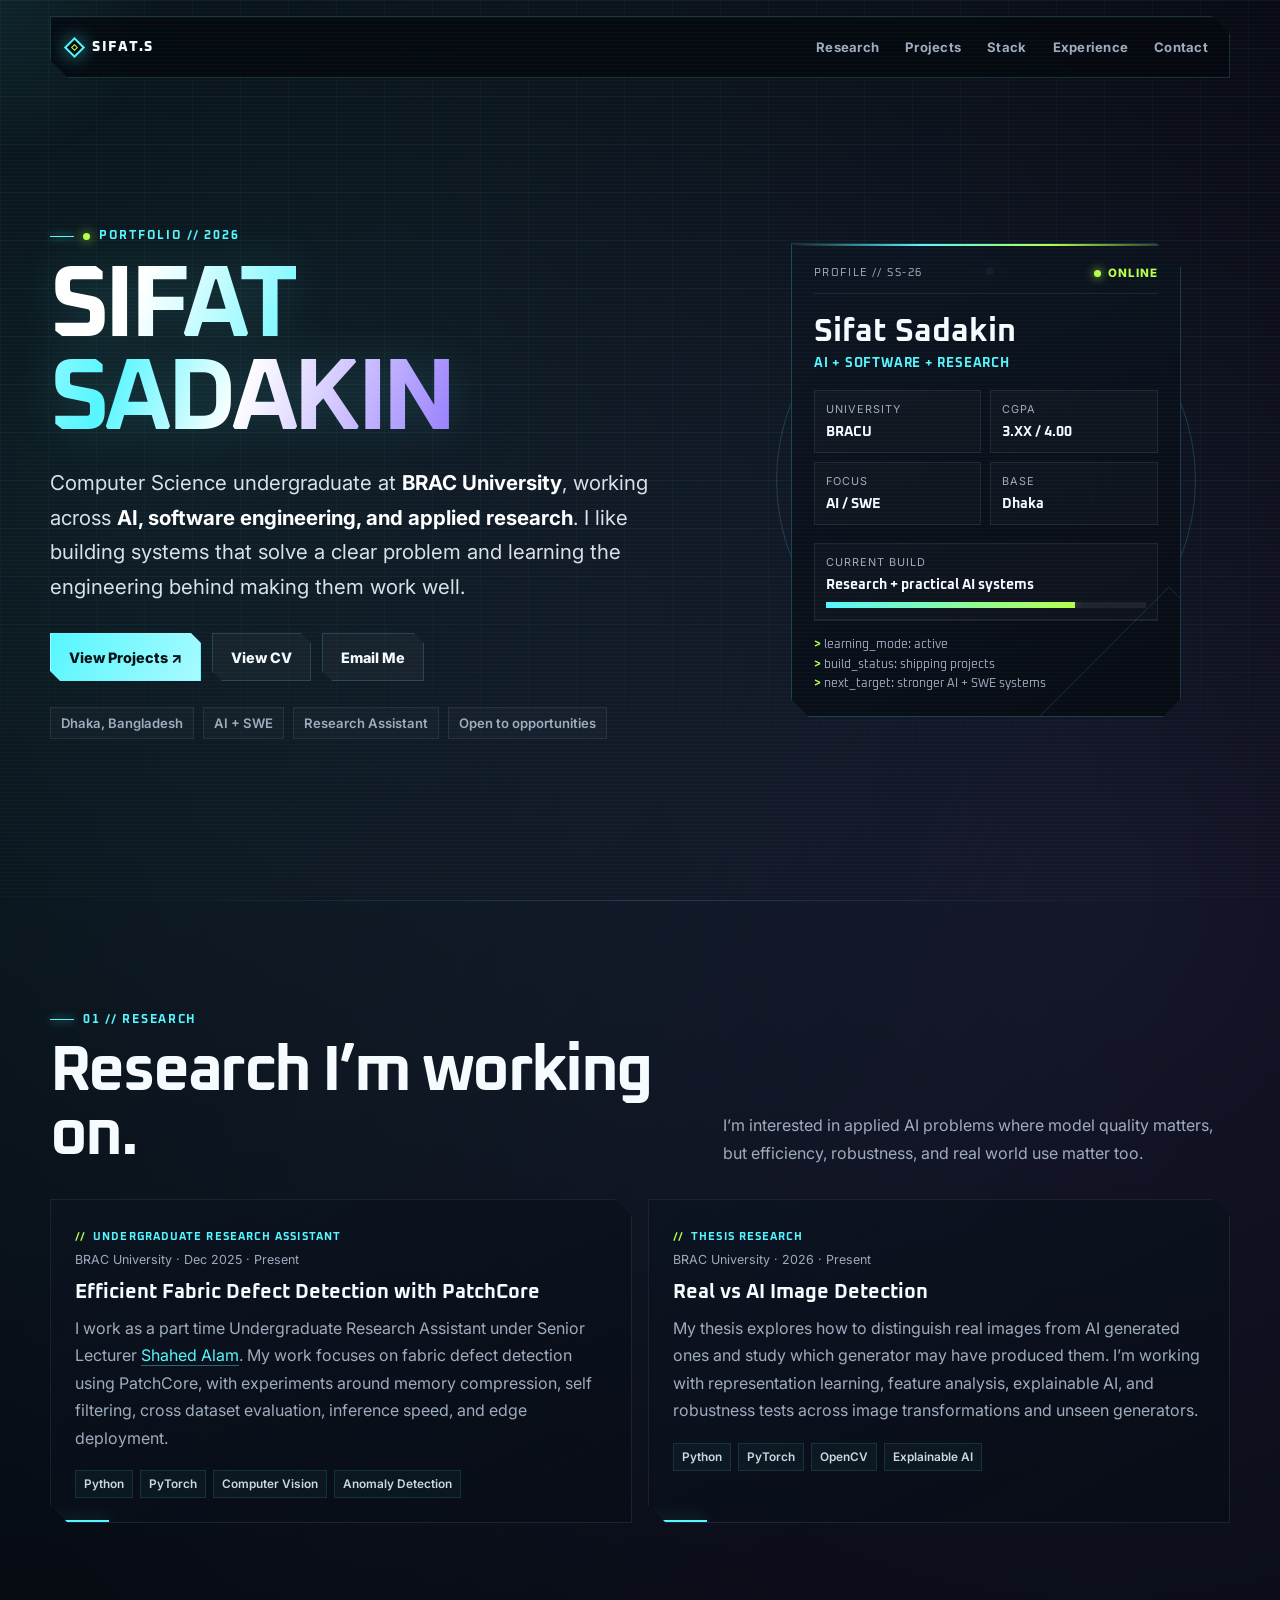
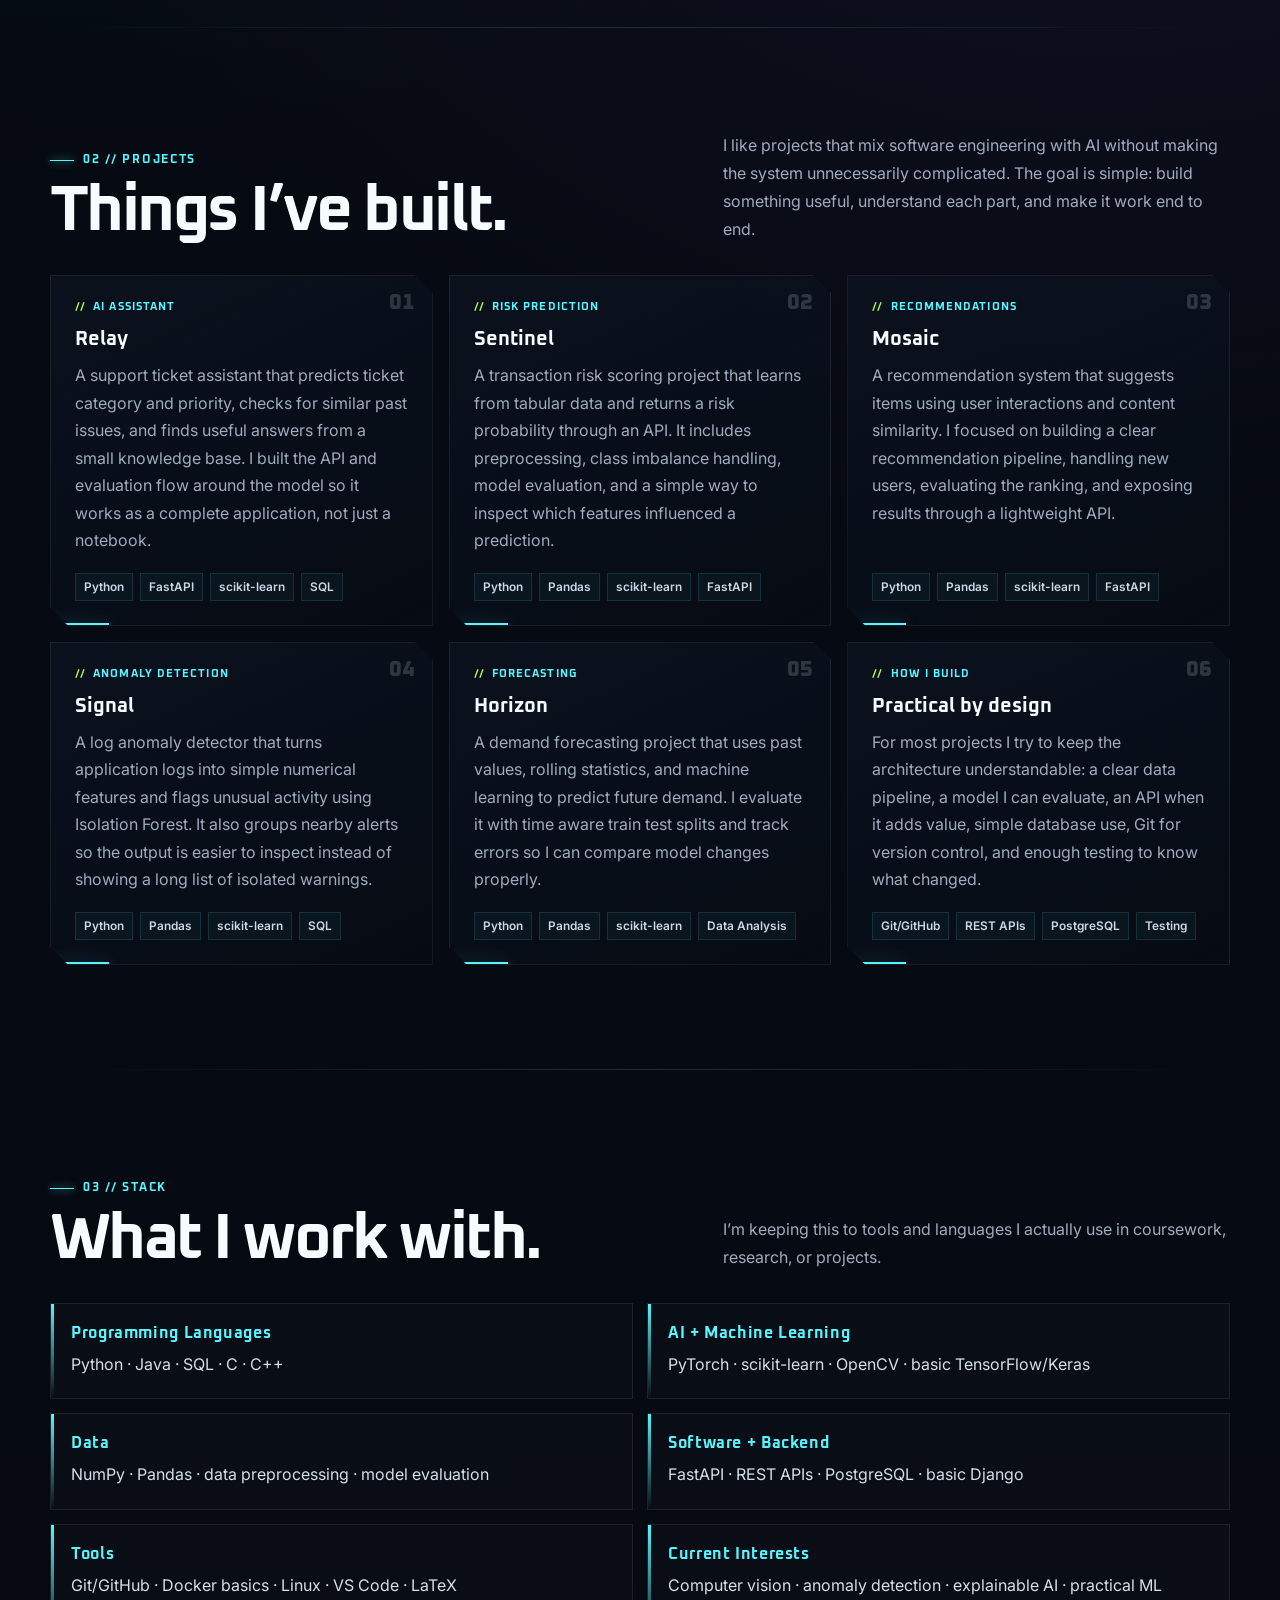
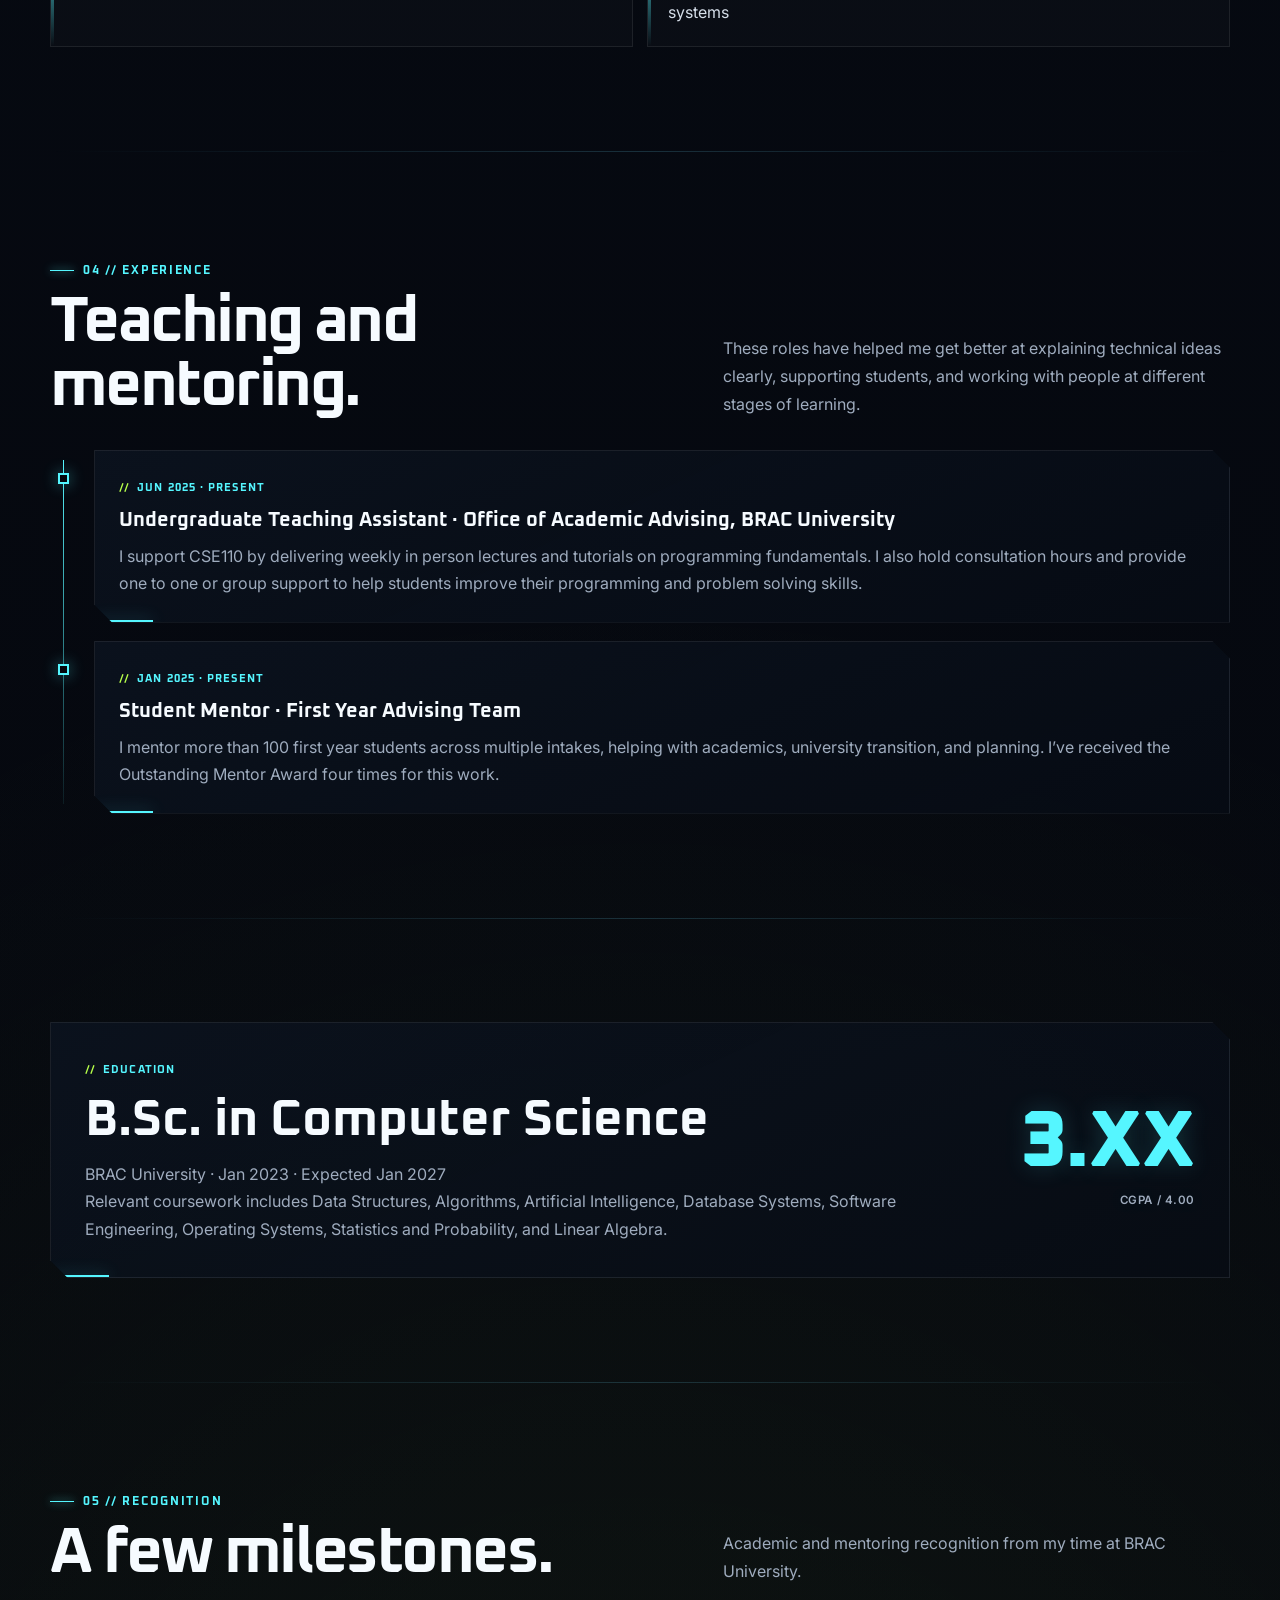
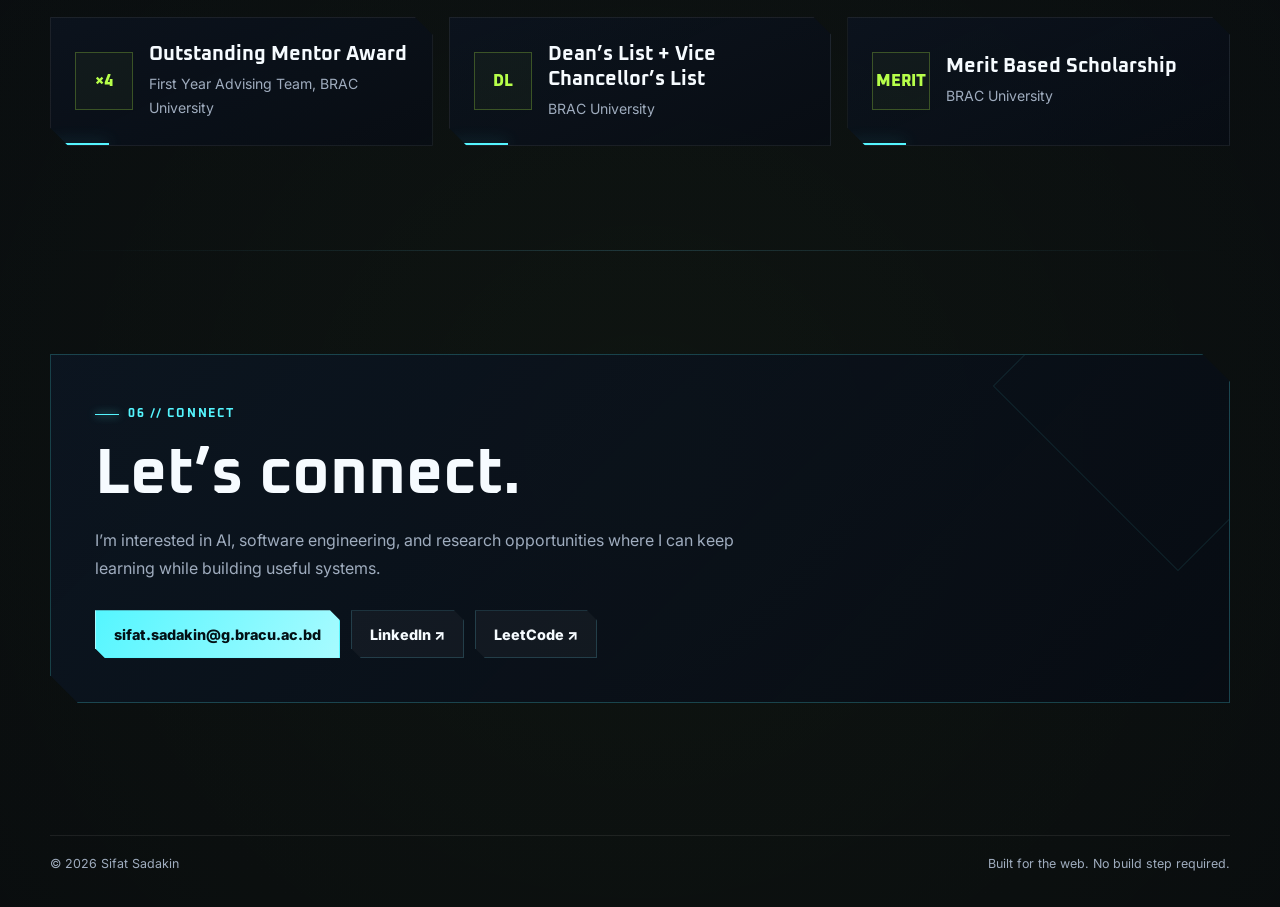
<file: index.html>
<!doctype html>
<html lang="en">
<head>
  <meta charset="utf-8" />
  <meta name="viewport" content="width=device-width, initial-scale=1" />
  <meta name="description" content="Sifat Sadakin — Computer Science undergraduate at BRAC University working across AI, software engineering, and applied research." />
  <meta name="theme-color" content="#05070d" />
  <title>Sifat Sadakin | AI + Software + Research</title>

  <link rel="preconnect" href="https://fonts.googleapis.com" />
  <link rel="preconnect" href="https://fonts.gstatic.com" crossorigin />
  <link href="https://fonts.googleapis.com/css2?family=Inter:wght@400;500;600;700&family=Oxanium:wght@500;600;700;800&display=swap" rel="stylesheet" />

  <style>
    :root{
      --bg:#05070d;
      --bg-2:#080d17;
      --panel:rgba(9,15,26,.78);
      --panel-2:rgba(11,19,31,.94);
      --text:#f6fbff;
      --muted:#9facbe;
      --cyan:#55f6ff;
      --lime:#b7ff4a;
      --violet:#957cff;
      --line:rgba(112,224,255,.18);
      --line-soft:rgba(255,255,255,.08);
      --max:1180px;
      --hud-cut:18px;
    }

    *{box-sizing:border-box}
    html{scroll-behavior:smooth}
    body{
      margin:0;
      color:var(--text);
      background:
        radial-gradient(circle at 10% 8%,rgba(85,246,255,.09),transparent 24%),
        radial-gradient(circle at 86% 16%,rgba(149,124,255,.10),transparent 25%),
        radial-gradient(circle at 50% 92%,rgba(183,255,74,.055),transparent 28%),
        linear-gradient(180deg,#05070d 0%,#060a12 40%,#05070d 100%);
      font-family:"Inter",system-ui,-apple-system,BlinkMacSystemFont,"Segoe UI",sans-serif;
      overflow-x:hidden;
      min-height:100vh;
    }

    body::before{
      content:"";
      position:fixed;
      inset:0;
      z-index:-4;
      pointer-events:none;
      background-image:
        linear-gradient(rgba(85,246,255,.035) 1px,transparent 1px),
        linear-gradient(90deg,rgba(85,246,255,.035) 1px,transparent 1px);
      background-size:48px 48px;
      mask-image:linear-gradient(to bottom,black 0%,black 58%,transparent 100%);
    }

    body::after{
      content:"";
      position:fixed;
      inset:0;
      pointer-events:none;
      z-index:9998;
      opacity:.035;
      background:repeating-linear-gradient(to bottom,rgba(255,255,255,.6) 0,rgba(255,255,255,.6) 1px,transparent 1px,transparent 4px);
      mix-blend-mode:screen;
    }

    .pointer-glow{
      position:fixed;
      width:380px;
      height:380px;
      border-radius:50%;
      pointer-events:none;
      z-index:-2;
      transform:translate(-50%,-50%);
      background:radial-gradient(circle,rgba(85,246,255,.07),transparent 62%);
      transition:opacity .2s ease;
    }

    ::selection{background:var(--cyan);color:#031015}
    a{color:inherit}
    button,a{-webkit-tap-highlight-color:transparent}
    h1,h2,h3,p{margin-top:0}
    h1,h2,h3{font-family:"Oxanium",sans-serif}

    .shell{width:min(calc(100% - 34px),var(--max));margin-inline:auto}
    .muted{color:var(--muted)}
    .inline-link{color:var(--cyan);text-decoration:none;border-bottom:1px solid rgba(85,246,255,.38)}
    .inline-link:hover{color:#fff;border-bottom-color:#fff}

    .skip-link{position:fixed;left:16px;top:-70px;z-index:10000;padding:10px 14px;background:#fff;color:#000;border-radius:8px}
    .skip-link:focus{top:16px}

    .nav-wrap{position:fixed;inset:16px 0 auto;z-index:1000;pointer-events:none}
    nav{
      pointer-events:auto;
      display:flex;
      align-items:center;
      justify-content:space-between;
      gap:18px;
      min-height:62px;
      padding:8px 10px 8px 16px;
      border:1px solid var(--line);
      background:rgba(5,8,14,.78);
      backdrop-filter:blur(18px) saturate(130%);
      clip-path:polygon(0 0,calc(100% - 18px) 0,100% 18px,100% 100%,18px 100%,0 calc(100% - 18px));
      box-shadow:0 18px 50px rgba(0,0,0,.35),inset 0 1px 0 rgba(255,255,255,.03);
    }

    .brand{display:flex;align-items:center;gap:10px;text-decoration:none;font-family:"Oxanium",sans-serif;font-weight:800;letter-spacing:.12em;font-size:.9rem}
    .brand-mark{width:15px;height:15px;border:2px solid var(--cyan);position:relative;transform:rotate(45deg);box-shadow:0 0 18px rgba(85,246,255,.6)}
    .brand-mark::after{content:"";position:absolute;inset:3px;border:1px solid var(--lime)}
    .nav-links{display:flex;align-items:center;gap:4px}
    .nav-links a{color:var(--muted);text-decoration:none;padding:9px 11px;font-size:.82rem;font-weight:700;letter-spacing:.02em}
    .nav-links a:hover,.nav-links a.active{color:var(--cyan);background:rgba(85,246,255,.055)}
    .menu-btn{display:none;width:44px;height:44px;border:1px solid var(--line);background:rgba(255,255,255,.035);color:#fff;font-size:1.05rem;cursor:pointer}

    main{position:relative}
    .hero{min-height:100svh;display:grid;align-items:center;padding:132px 0 72px}
    .hero-grid{display:grid;grid-template-columns:1.14fr .86fr;gap:44px;align-items:center}

    .status-line,.section-kicker,.hud-label{
      display:inline-flex;
      align-items:center;
      gap:9px;
      color:var(--cyan);
      font-family:"Oxanium",sans-serif;
      font-size:.72rem;
      font-weight:700;
      letter-spacing:.15em;
      text-transform:uppercase;
    }
    .status-line::before,.section-kicker::before{content:"";width:24px;height:1px;background:currentColor;box-shadow:0 0 9px currentColor}
    .status-dot{width:7px;height:7px;border-radius:50%;background:var(--lime);box-shadow:0 0 12px var(--lime)}

    h1{font-size:clamp(3.35rem,8vw,7.2rem);line-height:.9;letter-spacing:-.055em;margin:18px 0 20px;max-width:900px}
    .hero-name{background:linear-gradient(110deg,#fff 15%,var(--cyan) 46%,#fff 66%,var(--violet));-webkit-background-clip:text;background-clip:text;color:transparent;filter:drop-shadow(0 0 22px rgba(85,246,255,.14))}
    .hero-copy{max-width:770px;color:#d8e0ea;font-size:clamp(1.03rem,2vw,1.28rem);line-height:1.7}
    .hero-copy strong{color:#fff}
    .hero-actions{display:flex;flex-wrap:wrap;gap:11px;margin-top:28px}

    .btn{display:inline-flex;align-items:center;justify-content:center;gap:9px;min-height:48px;padding:0 18px;text-decoration:none;font-weight:800;font-size:.9rem;border:1px solid var(--line);transition:.22s ease;clip-path:polygon(0 0,calc(100% - 10px) 0,100% 10px,100% 100%,10px 100%,0 calc(100% - 10px))}
    .btn:hover{transform:translateY(-2px)}
    .btn-primary{background:linear-gradient(120deg,var(--cyan),#a7fbff);color:#031015;border-color:transparent;box-shadow:0 10px 30px rgba(85,246,255,.17)}
    .btn-secondary{background:rgba(255,255,255,.035)}
    .btn-secondary:hover{border-color:rgba(85,246,255,.45);color:var(--cyan)}

    .hero-meta{display:flex;flex-wrap:wrap;gap:9px;margin-top:26px}
    .meta-pill{padding:7px 10px;border:1px solid var(--line-soft);background:rgba(255,255,255,.025);color:var(--muted);font-size:.82rem;font-weight:600}

    .hud-stage{position:relative;min-height:510px;display:grid;place-items:center}
    .hud-ring{position:absolute;width:min(86vw,420px);aspect-ratio:1;border:1px solid rgba(85,246,255,.18);border-radius:50%;animation:spin 20s linear infinite}
    .hud-ring::before{content:"";position:absolute;inset:9%;border:1px dashed rgba(149,124,255,.22);border-radius:50%}
    .hud-ring::after{content:"";position:absolute;inset:24%;border:1px solid rgba(183,255,74,.15);border-radius:50%}
    .hud-ring span{position:absolute;left:50%;top:-4px;width:8px;height:8px;border-radius:50%;background:var(--cyan);box-shadow:0 0 18px var(--cyan)}
    @keyframes spin{to{transform:rotate(360deg)}}

    .player-card{
      width:min(94%,390px);
      position:relative;
      z-index:2;
      padding:22px;
      border:1px solid rgba(85,246,255,.24);
      background:linear-gradient(155deg,rgba(13,22,35,.96),rgba(7,11,18,.9));
      clip-path:polygon(0 0,calc(100% - 24px) 0,100% 24px,100% calc(100% - 18px),calc(100% - 18px) 100%,18px 100%,0 calc(100% - 18px));
      box-shadow:0 30px 85px rgba(0,0,0,.5),inset 0 1px 0 rgba(255,255,255,.04);
      overflow:hidden;
    }
    .player-card::before{content:"";position:absolute;left:0;right:0;top:0;height:2px;background:linear-gradient(90deg,transparent,var(--cyan),var(--lime),transparent)}
    .player-card::after{content:"";position:absolute;width:180px;height:180px;right:-80px;bottom:-90px;border:1px solid rgba(85,246,255,.1);transform:rotate(45deg)}
    .player-top{display:flex;align-items:center;justify-content:space-between;gap:12px;padding-bottom:13px;margin-bottom:18px;border-bottom:1px solid var(--line-soft)}
    .player-id{font-family:"Oxanium",sans-serif;font-size:.7rem;color:var(--muted);letter-spacing:.14em}
    .live{display:flex;align-items:center;gap:7px;color:var(--lime);font-size:.72rem;font-weight:800;letter-spacing:.08em}
    .live i{width:7px;height:7px;border-radius:50%;background:var(--lime);box-shadow:0 0 10px var(--lime)}
    .player-card h2{font-size:2rem;margin-bottom:4px}
    .player-card .role{color:var(--cyan);font-family:"Oxanium",sans-serif;font-size:.83rem;font-weight:700;letter-spacing:.06em}
    .hud-grid{display:grid;grid-template-columns:1fr 1fr;gap:9px;margin:18px 0}
    .hud-cell{border:1px solid var(--line-soft);background:rgba(255,255,255,.02);padding:11px}
    .hud-cell small{display:block;color:var(--muted);font-size:.68rem;text-transform:uppercase;letter-spacing:.09em;margin-bottom:4px}
    .hud-cell strong{font-family:"Oxanium",sans-serif;font-size:.9rem}
    .bar{height:6px;background:rgba(255,255,255,.07);overflow:hidden;margin-top:8px}
    .bar span{display:block;height:100%;background:linear-gradient(90deg,var(--cyan),var(--lime));box-shadow:0 0 12px rgba(85,246,255,.35)}
    .command{font-family:"Oxanium",sans-serif;font-size:.72rem;color:var(--muted);line-height:1.7;border-top:1px solid var(--line-soft);padding-top:14px}
    .command b{color:var(--lime)}

    section{padding:104px 0;position:relative}
    section + section::before{content:"";position:absolute;top:0;left:50%;width:min(calc(100% - 34px),var(--max));height:1px;transform:translateX(-50%);background:linear-gradient(90deg,transparent,var(--line),transparent)}
    .section-head{display:grid;grid-template-columns:1fr .8fr;gap:40px;align-items:end;margin-bottom:32px}
    .section-head h2{font-size:clamp(2.2rem,5vw,4.25rem);letter-spacing:-.04em;line-height:1;margin:12px 0 0}
    .section-head p{margin:0;color:var(--muted);line-height:1.75;max-width:610px}

    .grid{display:grid;gap:16px}
    .grid-2{grid-template-columns:repeat(2,1fr)}
    .grid-3{grid-template-columns:repeat(3,1fr)}

    .card{
      position:relative;
      padding:24px;
      border:1px solid var(--line-soft);
      background:linear-gradient(155deg,rgba(12,20,33,.78),rgba(7,12,21,.72));
      clip-path:polygon(0 0,calc(100% - var(--hud-cut)) 0,100% var(--hud-cut),100% 100%,var(--hud-cut) 100%,0 calc(100% - var(--hud-cut)));
      transition:transform .24s ease,border-color .24s ease,background .24s ease;
      overflow:hidden;
    }
    .card::after{content:"";position:absolute;left:0;bottom:0;width:58px;height:2px;background:var(--cyan);box-shadow:0 0 16px rgba(85,246,255,.45)}
    .card:hover{transform:translateY(-4px);border-color:rgba(85,246,255,.28);background:linear-gradient(155deg,rgba(14,25,40,.88),rgba(7,12,21,.8))}
    .card h3{font-size:1.24rem;margin:13px 0 10px}
    .card p{color:var(--muted);line-height:1.72;margin-bottom:0}
    .card-tag{display:inline-flex;align-items:center;gap:7px;color:var(--cyan);font-family:"Oxanium",sans-serif;font-size:.68rem;font-weight:700;letter-spacing:.1em;text-transform:uppercase}
    .card-tag::before{content:"//";color:var(--lime)}
    .period{color:var(--muted);font-size:.78rem;margin-top:8px}
    .tech{display:flex;flex-wrap:wrap;gap:7px;margin-top:18px}
    .tech span{padding:6px 8px;border:1px solid rgba(85,246,255,.12);background:rgba(85,246,255,.035);color:#cbd7e4;font-size:.74rem;font-weight:600}

    .project-card{min-height:285px;display:flex;flex-direction:column}
    .project-card .tech{margin-top:auto;padding-top:18px}
    .project-index{position:absolute;right:17px;top:14px;color:rgba(255,255,255,.16);font-family:"Oxanium",sans-serif;font-weight:800;font-size:1.35rem}

    .skills-wrap{display:grid;grid-template-columns:repeat(2,1fr);gap:14px}
    .skill-block{padding:20px;border:1px solid var(--line-soft);background:rgba(255,255,255,.018);position:relative}
    .skill-block::before{content:"";position:absolute;left:0;top:0;width:3px;height:100%;background:linear-gradient(var(--cyan),transparent)}
    .skill-block h3{font-size:.98rem;color:var(--cyan);letter-spacing:.04em;margin-bottom:8px}
    .skill-block p{margin:0;color:#d6dfea;line-height:1.7}

    .timeline{display:grid;gap:18px;position:relative}
    .timeline::before{content:"";position:absolute;left:13px;top:10px;bottom:10px;width:1px;background:linear-gradient(var(--cyan),rgba(85,246,255,.08))}
    .timeline-item{display:grid;grid-template-columns:28px 1fr;gap:16px;align-items:start}
    .timeline-dot{width:11px;height:11px;border:2px solid var(--cyan);background:var(--bg);margin-top:23px;margin-left:8px;box-shadow:0 0 15px rgba(85,246,255,.45);z-index:1}

    .edu-card{display:grid;grid-template-columns:1fr auto;gap:28px;align-items:center;padding:34px}
    .edu-card h2{font-size:clamp(1.8rem,4vw,3.2rem);margin:12px 0 8px}
    .edu-number{font-family:"Oxanium",sans-serif;font-size:clamp(3rem,7vw,5rem);font-weight:800;color:var(--cyan);text-align:right;text-shadow:0 0 24px rgba(85,246,255,.18)}
    .edu-number small{display:block;color:var(--muted);font-family:"Inter",sans-serif;font-size:.72rem;font-weight:600;letter-spacing:.05em}

    .awards{display:grid;grid-template-columns:repeat(3,1fr);gap:16px}
    .award{display:flex;align-items:center;gap:16px}
    .award .icon{min-width:58px;height:58px;display:grid;place-items:center;border:1px solid rgba(183,255,74,.25);color:var(--lime);font-family:"Oxanium",sans-serif;font-weight:800;background:rgba(183,255,74,.035)}
    .award h3{margin:0 0 5px}.award p{margin:0;font-size:.88rem}

    .contact-box{padding:44px;border:1px solid rgba(85,246,255,.22);background:linear-gradient(135deg,rgba(12,22,34,.88),rgba(7,12,20,.82));clip-path:polygon(0 0,calc(100% - 28px) 0,100% 28px,100% 100%,28px 100%,0 calc(100% - 28px));position:relative;overflow:hidden}
    .contact-box::before{content:"";position:absolute;right:-80px;top:-100px;width:260px;height:260px;border:1px solid rgba(85,246,255,.09);transform:rotate(45deg)}
    .contact-box h2{font-size:clamp(2.3rem,5vw,4.7rem);margin:13px 0 12px}
    .contact-box p{color:var(--muted);line-height:1.75;max-width:700px}
    .contact-actions{position:relative;z-index:1}

    footer{padding:28px 0 36px;color:var(--muted);font-size:.78rem}
    .footer-row{display:flex;justify-content:space-between;gap:18px;border-top:1px solid var(--line-soft);padding-top:20px}

    .reveal{opacity:0;transform:translateY(18px);transition:opacity .6s ease,transform .6s ease}
    .reveal.visible{opacity:1;transform:none}

    @media (max-width:980px){
      .hero-grid{grid-template-columns:1fr}.hud-stage{min-height:420px}.section-head{grid-template-columns:1fr;gap:16px}.grid-3{grid-template-columns:repeat(2,1fr)}.awards{grid-template-columns:1fr}.nav-links{display:none;position:absolute;top:70px;left:17px;right:17px;flex-direction:column;align-items:stretch;padding:10px;border:1px solid var(--line);background:rgba(5,8,14,.96);backdrop-filter:blur(18px)}.nav-links.open{display:flex}.nav-links a{padding:12px}.menu-btn{display:block}
    }

    @media (max-width:680px){
      .shell{width:min(calc(100% - 24px),var(--max))}.hero{padding-top:118px}.hero-grid{gap:22px}.hud-stage{min-height:365px}.hud-ring{width:min(84vw,330px)}.player-card{width:min(96%,350px)}section{padding:78px 0}.grid-2,.grid-3,.skills-wrap{grid-template-columns:1fr}.edu-card{grid-template-columns:1fr}.edu-number{text-align:left}.contact-box{padding:28px 22px}.footer-row{flex-direction:column}.nav-wrap{inset:10px 0 auto}.hero-actions .btn{width:100%}
    }

    @media (prefers-reduced-motion:reduce){html{scroll-behavior:auto}.hud-ring{animation:none}.reveal{opacity:1;transform:none;transition:none}.btn,.card{transition:none}}
  </style>
</head>
<body>
  <a class="skip-link" href="#main">Skip to content</a>
  <div class="pointer-glow" id="pointerGlow" aria-hidden="true"></div>

  <div class="nav-wrap">
    <div class="shell">
      <nav aria-label="Primary navigation">
        <a class="brand" href="#top"><span class="brand-mark" aria-hidden="true"></span> SIFAT.S</a>
        <div class="nav-links" id="navLinks">
          <a href="#research">Research</a>
          <a href="#projects">Projects</a>
          <a href="#skills">Stack</a>
          <a href="#experience">Experience</a>
          <a href="#contact">Contact</a>
        </div>
        <button class="menu-btn" id="menuBtn" aria-label="Open navigation" aria-expanded="false">☰</button>
      </nav>
    </div>
  </div>

  <main id="main">
    <section class="hero" id="top">
      <div class="shell hero-grid">
        <div>
          <div class="status-line"><span class="status-dot"></span> Portfolio // 2026</div>
          <h1><span class="hero-name">SIFAT<br />SADAKIN</span></h1>
          <p class="hero-copy">Computer Science undergraduate at <strong>BRAC University</strong>, working across <strong>AI, software engineering, and applied research</strong>. I like building systems that solve a clear problem and learning the engineering behind making them work well.</p>
          <div class="hero-actions">
            <a class="btn btn-primary" href="#projects">View Projects ↗</a>
            <a class="btn btn-secondary" href="Sifat_Sadakin_CV.pdf" target="_blank" rel="noopener">View CV</a>
            <a class="btn btn-secondary" href="mailto:sifat.sadakin@g.bracu.ac.bd">Email Me</a>
          </div>
          <div class="hero-meta">
            <span class="meta-pill">Dhaka, Bangladesh</span>
            <span class="meta-pill">AI + SWE</span>
            <span class="meta-pill">Research Assistant</span>
            <span class="meta-pill">Open to opportunities</span>
          </div>
        </div>

        <div class="hud-stage" aria-label="Profile status panel">
          <div class="hud-ring" aria-hidden="true"><span></span></div>
          <div class="player-card reveal">
            <div class="player-top"><div class="player-id">PROFILE // SS-26</div><div class="live"><i></i> ONLINE</div></div>
            <h2>Sifat Sadakin</h2>
            <div class="role">AI + SOFTWARE + RESEARCH</div>
            <div class="hud-grid">
              <div class="hud-cell"><small>University</small><strong>BRACU</strong></div>
              <div class="hud-cell"><small>CGPA</small><strong>3.XX / 4.00</strong></div>
              <div class="hud-cell"><small>Focus</small><strong>AI / SWE</strong></div>
              <div class="hud-cell"><small>Base</small><strong>Dhaka</strong></div>
            </div>
            <div class="hud-cell"><small>Current build</small><strong>Research + practical AI systems</strong><div class="bar"><span style="width:78%"></span></div></div>
            <div class="command"><b>&gt;</b> learning_mode: active<br /><b>&gt;</b> build_status: shipping projects<br /><b>&gt;</b> next_target: stronger AI + SWE systems</div>
          </div>
        </div>
      </div>
    </section>

    <section id="research">
      <div class="shell">
        <div class="section-head reveal">
          <div><span class="section-kicker">01 // Research</span><h2>Research I’m working on.</h2></div>
          <p>I’m interested in applied AI problems where model quality matters, but efficiency, robustness, and real world use matter too.</p>
        </div>
        <div class="grid grid-2">
          <article class="card reveal">
            <span class="card-tag">Undergraduate Research Assistant</span>
            <div class="period">BRAC University · Dec 2025 · Present</div>
            <h3>Efficient Fabric Defect Detection with PatchCore</h3>
            <p>I work as a part time Undergraduate Research Assistant under Senior Lecturer <a class="inline-link" href="https://www.linkedin.com/in/shahed-alam23/" target="_blank" rel="noopener noreferrer">Shahed Alam</a>. My work focuses on fabric defect detection using PatchCore, with experiments around memory compression, self filtering, cross dataset evaluation, inference speed, and edge deployment.</p>
            <div class="tech"><span>Python</span><span>PyTorch</span><span>Computer Vision</span><span>Anomaly Detection</span></div>
          </article>

          <article class="card reveal">
            <span class="card-tag">Thesis Research</span>
            <div class="period">BRAC University · 2026 · Present</div>
            <h3>Real vs AI Image Detection</h3>
            <p>My thesis explores how to distinguish real images from AI generated ones and study which generator may have produced them. I’m working with representation learning, feature analysis, explainable AI, and robustness tests across image transformations and unseen generators.</p>
            <div class="tech"><span>Python</span><span>PyTorch</span><span>OpenCV</span><span>Explainable AI</span></div>
          </article>
        </div>
      </div>
    </section>

    <section id="projects">
      <div class="shell">
        <div class="section-head reveal">
          <div><span class="section-kicker">02 // Projects</span><h2>Things I’ve built.</h2></div>
          <p>I like projects that mix software engineering with AI without making the system unnecessarily complicated. The goal is simple: build something useful, understand each part, and make it work end to end.</p>
        </div>

        <div class="grid grid-3">
          <article class="card project-card reveal">
            <span class="project-index">01</span><span class="card-tag">AI Assistant</span>
            <h3>Relay</h3>
            <p>A support ticket assistant that predicts ticket category and priority, checks for similar past issues, and finds useful answers from a small knowledge base. I built the API and evaluation flow around the model so it works as a complete application, not just a notebook.</p>
            <div class="tech"><span>Python</span><span>FastAPI</span><span>scikit-learn</span><span>SQL</span></div>
          </article>

          <article class="card project-card reveal">
            <span class="project-index">02</span><span class="card-tag">Risk Prediction</span>
            <h3>Sentinel</h3>
            <p>A transaction risk scoring project that learns from tabular data and returns a risk probability through an API. It includes preprocessing, class imbalance handling, model evaluation, and a simple way to inspect which features influenced a prediction.</p>
            <div class="tech"><span>Python</span><span>Pandas</span><span>scikit-learn</span><span>FastAPI</span></div>
          </article>

          <article class="card project-card reveal">
            <span class="project-index">03</span><span class="card-tag">Recommendations</span>
            <h3>Mosaic</h3>
            <p>A recommendation system that suggests items using user interactions and content similarity. I focused on building a clear recommendation pipeline, handling new users, evaluating the ranking, and exposing results through a lightweight API.</p>
            <div class="tech"><span>Python</span><span>Pandas</span><span>scikit-learn</span><span>FastAPI</span></div>
          </article>

          <article class="card project-card reveal">
            <span class="project-index">04</span><span class="card-tag">Anomaly Detection</span>
            <h3>Signal</h3>
            <p>A log anomaly detector that turns application logs into simple numerical features and flags unusual activity using Isolation Forest. It also groups nearby alerts so the output is easier to inspect instead of showing a long list of isolated warnings.</p>
            <div class="tech"><span>Python</span><span>Pandas</span><span>scikit-learn</span><span>SQL</span></div>
          </article>

          <article class="card project-card reveal">
            <span class="project-index">05</span><span class="card-tag">Forecasting</span>
            <h3>Horizon</h3>
            <p>A demand forecasting project that uses past values, rolling statistics, and machine learning to predict future demand. I evaluate it with time aware train test splits and track errors so I can compare model changes properly.</p>
            <div class="tech"><span>Python</span><span>Pandas</span><span>scikit-learn</span><span>Data Analysis</span></div>
          </article>

          <article class="card project-card reveal">
            <span class="project-index">06</span><span class="card-tag">How I Build</span>
            <h3>Practical by design</h3>
            <p>For most projects I try to keep the architecture understandable: a clear data pipeline, a model I can evaluate, an API when it adds value, simple database use, Git for version control, and enough testing to know what changed.</p>
            <div class="tech"><span>Git/GitHub</span><span>REST APIs</span><span>PostgreSQL</span><span>Testing</span></div>
          </article>
        </div>
      </div>
    </section>

    <section id="skills">
      <div class="shell">
        <div class="section-head reveal">
          <div><span class="section-kicker">03 // Stack</span><h2>What I work with.</h2></div>
          <p>I’m keeping this to tools and languages I actually use in coursework, research, or projects.</p>
        </div>
        <div class="skills-wrap">
          <div class="skill-block reveal"><h3>Programming Languages</h3><p>Python · Java · SQL · C · C++</p></div>
          <div class="skill-block reveal"><h3>AI + Machine Learning</h3><p>PyTorch · scikit-learn · OpenCV · basic TensorFlow/Keras</p></div>
          <div class="skill-block reveal"><h3>Data</h3><p>NumPy · Pandas · data preprocessing · model evaluation</p></div>
          <div class="skill-block reveal"><h3>Software + Backend</h3><p>FastAPI · REST APIs · PostgreSQL · basic Django</p></div>
          <div class="skill-block reveal"><h3>Tools</h3><p>Git/GitHub · Docker basics · Linux · VS Code · LaTeX</p></div>
          <div class="skill-block reveal"><h3>Current Interests</h3><p>Computer vision · anomaly detection · explainable AI · practical ML systems</p></div>
        </div>
      </div>
    </section>

    <section id="experience">
      <div class="shell">
        <div class="section-head reveal">
          <div><span class="section-kicker">04 // Experience</span><h2>Teaching and mentoring.</h2></div>
          <p>These roles have helped me get better at explaining technical ideas clearly, supporting students, and working with people at different stages of learning.</p>
        </div>

        <div class="timeline">
          <div class="timeline-item reveal">
            <span class="timeline-dot" aria-hidden="true"></span>
            <article class="card">
              <span class="card-tag">Jun 2025 · Present</span>
              <h3>Undergraduate Teaching Assistant · Office of Academic Advising, BRAC University</h3>
              <p>I support CSE110 by delivering weekly in person lectures and tutorials on programming fundamentals. I also hold consultation hours and provide one to one or group support to help students improve their programming and problem solving skills.</p>
            </article>
          </div>

          <div class="timeline-item reveal">
            <span class="timeline-dot" aria-hidden="true"></span>
            <article class="card">
              <span class="card-tag">Jan 2025 · Present</span>
              <h3>Student Mentor · First Year Advising Team</h3>
              <p>I mentor more than 100 first year students across multiple intakes, helping with academics, university transition, and planning. I’ve received the Outstanding Mentor Award four times for this work.</p>
            </article>
          </div>
        </div>
      </div>
    </section>

    <section id="education">
      <div class="shell">
        <div class="card edu-card reveal">
          <div>
            <span class="card-tag">Education</span>
            <h2>B.Sc. in Computer Science</h2>
            <p>BRAC University · Jan 2023 · Expected Jan 2027</p>
            <p class="muted">Relevant coursework includes Data Structures, Algorithms, Artificial Intelligence, Database Systems, Software Engineering, Operating Systems, Statistics and Probability, and Linear Algebra.</p>
          </div>
          <div class="edu-number">3.XX<small>CGPA / 4.00</small></div>
        </div>
      </div>
    </section>

    <section id="awards">
      <div class="shell">
        <div class="section-head reveal">
          <div><span class="section-kicker">05 // Recognition</span><h2>A few milestones.</h2></div>
          <p>Academic and mentoring recognition from my time at BRAC University.</p>
        </div>
        <div class="awards">
          <article class="card award reveal"><div class="icon">×4</div><div><h3>Outstanding Mentor Award</h3><p>First Year Advising Team, BRAC University</p></div></article>
          <article class="card award reveal"><div class="icon">DL</div><div><h3>Dean’s List + Vice Chancellor’s List</h3><p>BRAC University</p></div></article>
          <article class="card award reveal"><div class="icon">MERIT</div><div><h3>Merit Based Scholarship</h3><p>BRAC University</p></div></article>
        </div>
      </div>
    </section>

    <section id="contact">
      <div class="shell">
        <div class="contact-box reveal">
          <span class="section-kicker">06 // Connect</span>
          <h2>Let’s connect.</h2>
          <p>I’m interested in AI, software engineering, and research opportunities where I can keep learning while building useful systems.</p>
          <div class="hero-actions contact-actions">
            <a class="btn btn-primary" href="mailto:sifat.sadakin@g.bracu.ac.bd">sifat.sadakin@g.bracu.ac.bd</a>
            <a class="btn btn-secondary" href="https://www.linkedin.com/in/sifat-sadakin-815b82243" target="_blank" rel="noopener noreferrer">LinkedIn ↗</a>
            <a class="btn btn-secondary" href="https://leetcode.com/u/siffyyrox_x/" target="_blank" rel="noopener noreferrer">LeetCode ↗</a>
          </div>
        </div>
      </div>
    </section>
  </main>

  <footer>
    <div class="shell footer-row"><span>© 2026 Sifat Sadakin</span><span>Built for the web. No build step required.</span></div>
  </footer>

  <script>
    const menuBtn = document.getElementById('menuBtn');
    const navLinks = document.getElementById('navLinks');
    menuBtn.addEventListener('click', () => {
      const open = navLinks.classList.toggle('open');
      menuBtn.setAttribute('aria-expanded', open ? 'true' : 'false');
    });
    navLinks.querySelectorAll('a').forEach(a => a.addEventListener('click', () => {
      navLinks.classList.remove('open');
      menuBtn.setAttribute('aria-expanded', 'false');
    }));

    const reveal = new IntersectionObserver(entries => {
      entries.forEach(entry => {
        if (entry.isIntersecting) {
          entry.target.classList.add('visible');
          reveal.unobserve(entry.target);
        }
      });
    }, { threshold: .12 });
    document.querySelectorAll('.reveal').forEach(el => reveal.observe(el));

    const sections = [...document.querySelectorAll('main section[id]')];
    const links = [...document.querySelectorAll('.nav-links a')];
    const setActive = () => {
      let current = 'top';
      sections.forEach(section => {
        if (window.scrollY >= section.offsetTop - 180) current = section.id;
      });
      links.forEach(link => link.classList.toggle('active', link.getAttribute('href') === '#' + current));
    };
    window.addEventListener('scroll', setActive, { passive: true });
    setActive();

    const glow = document.getElementById('pointerGlow');
    if (window.matchMedia('(pointer:fine)').matches) {
      window.addEventListener('pointermove', e => {
        glow.style.left = e.clientX + 'px';
        glow.style.top = e.clientY + 'px';
      }, { passive: true });
    } else {
      glow.style.display = 'none';
    }
  </script>
</body>
</html>
</file>
